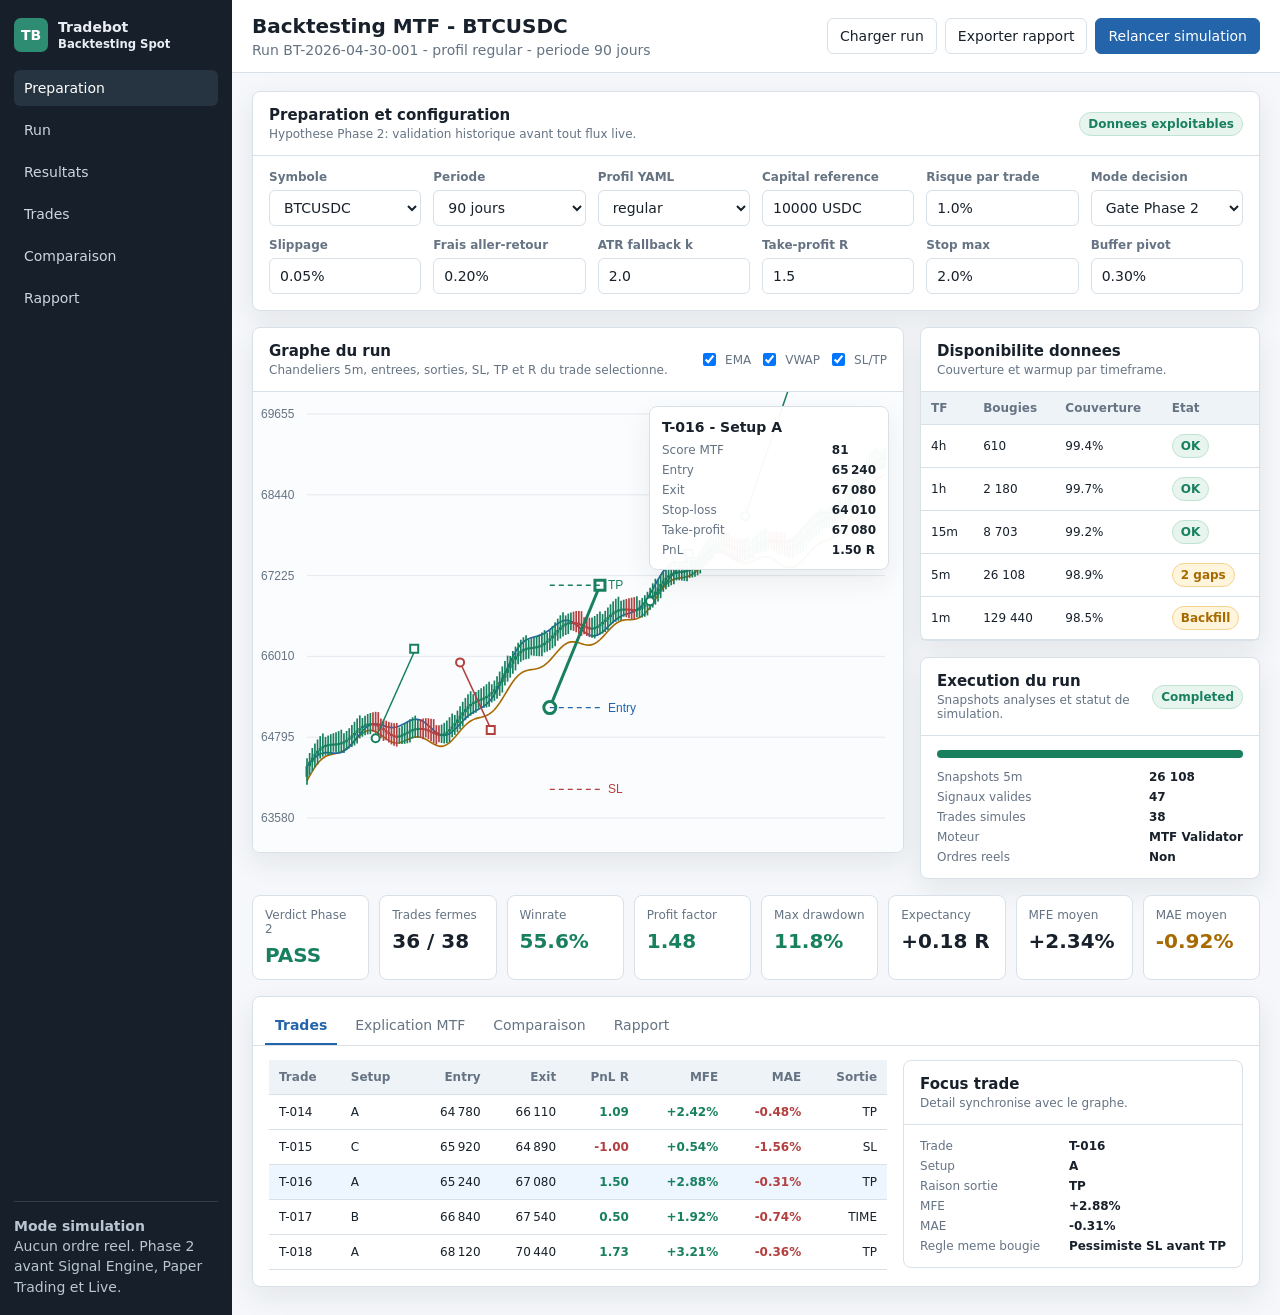
<file: docs/backtesting-mode-projection.html>
<!doctype html>
<html lang="fr">
<head>
  <meta charset="utf-8">
  <meta name="viewport" content="width=device-width, initial-scale=1">
  <title>Tradebot - Projection Backtesting</title>
  <style>
    :root {
      --bg: #f5f7fa;
      --surface: #ffffff;
      --surface-2: #eef3f7;
      --border: #d8e0e8;
      --text: #18212b;
      --muted: #657383;
      --blue: #2364aa;
      --green: #18805f;
      --red: #b33f3f;
      --amber: #a66a00;
      --ink: #0f1720;
      --shadow: 0 10px 28px rgba(25, 35, 45, 0.08);
    }

    * {
      box-sizing: border-box;
    }

    body {
      margin: 0;
      min-height: 100vh;
      background: var(--bg);
      color: var(--text);
      font-family: Inter, ui-sans-serif, system-ui, -apple-system, BlinkMacSystemFont, "Segoe UI", sans-serif;
      font-size: 14px;
      letter-spacing: 0;
    }

    button,
    input,
    select {
      font: inherit;
    }

    .app {
      display: grid;
      grid-template-columns: 232px minmax(0, 1fr);
      min-height: 100vh;
    }

    .sidebar {
      background: #17202a;
      color: #e9eef4;
      padding: 18px 14px;
      display: flex;
      flex-direction: column;
      gap: 18px;
    }

    .brand {
      display: flex;
      align-items: center;
      gap: 10px;
      font-weight: 700;
      letter-spacing: 0;
    }

    .brand-mark {
      width: 34px;
      height: 34px;
      border-radius: 7px;
      background: #2e8c73;
      display: grid;
      place-items: center;
      color: #ffffff;
      font-weight: 800;
    }

    .nav {
      display: grid;
      gap: 6px;
    }

    .nav button {
      border: 0;
      color: #ccd6e0;
      background: transparent;
      padding: 10px 10px;
      border-radius: 6px;
      text-align: left;
      cursor: pointer;
    }

    .nav button.active,
    .nav button:hover {
      color: #ffffff;
      background: #263442;
    }

    .sidebar-status {
      margin-top: auto;
      border-top: 1px solid rgba(255, 255, 255, 0.12);
      padding-top: 14px;
      color: #b9c6d2;
      line-height: 1.45;
    }

    .main {
      min-width: 0;
      display: flex;
      flex-direction: column;
    }

    .topbar {
      background: var(--surface);
      border-bottom: 1px solid var(--border);
      padding: 14px 20px;
      display: flex;
      align-items: center;
      justify-content: space-between;
      gap: 16px;
      position: sticky;
      top: 0;
      z-index: 4;
    }

    .title-block h1 {
      margin: 0;
      font-size: 20px;
      line-height: 1.25;
    }

    .title-block p {
      margin: 3px 0 0;
      color: var(--muted);
    }

    .toolbar {
      display: flex;
      flex-wrap: wrap;
      justify-content: flex-end;
      gap: 8px;
    }

    .btn {
      border: 1px solid var(--border);
      background: var(--surface);
      color: var(--text);
      border-radius: 6px;
      height: 36px;
      padding: 0 12px;
      cursor: pointer;
      white-space: nowrap;
    }

    .btn.primary {
      background: var(--blue);
      color: #ffffff;
      border-color: var(--blue);
    }

    .btn.ghost {
      background: transparent;
    }

    .content {
      padding: 18px 20px 28px;
      display: grid;
      gap: 16px;
    }

    .band {
      background: var(--surface);
      border: 1px solid var(--border);
      border-radius: 8px;
      box-shadow: var(--shadow);
    }

    .band-header {
      padding: 14px 16px;
      border-bottom: 1px solid var(--border);
      display: flex;
      align-items: center;
      justify-content: space-between;
      gap: 14px;
    }

    .band-title {
      margin: 0;
      font-size: 15px;
      font-weight: 700;
    }

    .band-subtitle {
      margin: 3px 0 0;
      color: var(--muted);
      font-size: 12px;
    }

    .config-grid {
      padding: 14px 16px 16px;
      display: grid;
      grid-template-columns: repeat(6, minmax(120px, 1fr));
      gap: 12px;
    }

    .field {
      display: grid;
      gap: 6px;
    }

    .field label {
      color: var(--muted);
      font-size: 12px;
      font-weight: 600;
    }

    .field input,
    .field select {
      width: 100%;
      height: 36px;
      border: 1px solid var(--border);
      border-radius: 6px;
      background: #ffffff;
      color: var(--text);
      padding: 0 10px;
      min-width: 0;
    }

    .kpi-grid {
      display: grid;
      grid-template-columns: repeat(8, minmax(112px, 1fr));
      gap: 10px;
    }

    .kpi {
      background: var(--surface);
      border: 1px solid var(--border);
      border-radius: 8px;
      padding: 12px;
      min-height: 82px;
    }

    .kpi span {
      color: var(--muted);
      font-size: 12px;
      display: block;
    }

    .kpi strong {
      margin-top: 8px;
      display: block;
      font-size: 20px;
      line-height: 1.15;
    }

    .kpi.pass strong {
      color: var(--green);
    }

    .kpi.fail strong {
      color: var(--red);
    }

    .kpi.warn strong {
      color: var(--amber);
    }

    .workspace {
      display: grid;
      grid-template-columns: minmax(0, 1.35fr) minmax(340px, 0.65fr);
      gap: 16px;
      align-items: start;
    }

    .chart-wrap {
      padding: 0;
      overflow: hidden;
    }

    .chart-tools {
      display: flex;
      flex-wrap: wrap;
      gap: 8px;
      align-items: center;
    }

    .toggle {
      display: inline-flex;
      align-items: center;
      gap: 6px;
      color: var(--muted);
      font-size: 12px;
      min-height: 28px;
    }

    .chart-area {
      position: relative;
      min-height: 460px;
      background: #fbfcfd;
    }

    canvas {
      width: 100%;
      height: 460px;
      display: block;
    }

    .trade-popover {
      position: absolute;
      top: 14px;
      right: 14px;
      width: 240px;
      border: 1px solid var(--border);
      background: rgba(255, 255, 255, 0.96);
      border-radius: 8px;
      padding: 12px;
      box-shadow: var(--shadow);
    }

    .trade-popover h3 {
      margin: 0 0 8px;
      font-size: 14px;
    }

    .kv {
      display: grid;
      grid-template-columns: 1fr auto;
      gap: 6px 12px;
      font-size: 12px;
      color: var(--muted);
    }

    .kv strong {
      color: var(--text);
      font-weight: 700;
    }

    .side-panel {
      display: grid;
      gap: 16px;
    }

    .readiness {
      width: 100%;
      border-collapse: collapse;
      font-size: 12px;
    }

    .readiness th,
    .readiness td {
      text-align: left;
      padding: 9px 10px;
      border-bottom: 1px solid var(--border);
      white-space: nowrap;
    }

    .readiness th {
      color: var(--muted);
      font-weight: 700;
      background: var(--surface-2);
    }

    .status-pill {
      display: inline-flex;
      align-items: center;
      height: 24px;
      padding: 0 8px;
      border-radius: 999px;
      font-size: 12px;
      font-weight: 700;
      border: 1px solid transparent;
    }

    .status-pill.ok {
      color: var(--green);
      background: #e8f5ef;
      border-color: #bfe3d2;
    }

    .status-pill.warn {
      color: var(--amber);
      background: #fff4dc;
      border-color: #f2d491;
    }

    .status-pill.fail {
      color: var(--red);
      background: #fae8e8;
      border-color: #edc2c2;
    }

    .tabs {
      display: flex;
      flex-wrap: wrap;
      gap: 8px;
      border-bottom: 1px solid var(--border);
      padding: 10px 12px 0;
    }

    .tab {
      border: 0;
      background: transparent;
      padding: 10px 10px;
      color: var(--muted);
      border-bottom: 2px solid transparent;
      cursor: pointer;
    }

    .tab.active {
      color: var(--blue);
      border-color: var(--blue);
      font-weight: 700;
    }

    .tab-panel {
      display: none;
      padding: 14px 16px 16px;
    }

    .tab-panel.active {
      display: block;
    }

    .split {
      display: grid;
      grid-template-columns: minmax(0, 1fr) minmax(320px, 0.55fr);
      gap: 16px;
      align-items: start;
    }

    .data-table {
      width: 100%;
      border-collapse: collapse;
      font-size: 12px;
    }

    .data-table th,
    .data-table td {
      padding: 10px 10px;
      border-bottom: 1px solid var(--border);
      text-align: right;
      white-space: nowrap;
    }

    .data-table th:first-child,
    .data-table td:first-child,
    .data-table th:nth-child(2),
    .data-table td:nth-child(2) {
      text-align: left;
    }

    .data-table th {
      color: var(--muted);
      background: var(--surface-2);
      font-weight: 700;
    }

    .data-table tr {
      cursor: pointer;
    }

    .data-table tr.selected {
      background: #edf5ff;
    }

    .positive {
      color: var(--green);
      font-weight: 700;
    }

    .negative {
      color: var(--red);
      font-weight: 700;
    }

    .neutral {
      color: var(--muted);
      font-weight: 700;
    }

    .explain-list {
      display: grid;
      gap: 8px;
      margin: 0;
      padding: 0;
      list-style: none;
    }

    .explain-list li {
      display: grid;
      grid-template-columns: 56px 1fr auto;
      align-items: center;
      gap: 10px;
      border-bottom: 1px solid var(--border);
      padding: 8px 0;
    }

    .bar {
      height: 8px;
      border-radius: 999px;
      background: #dae3ea;
      overflow: hidden;
    }

    .bar span {
      display: block;
      height: 100%;
      background: var(--blue);
    }

    .report {
      margin: 0;
      white-space: pre-wrap;
      font: 12px/1.55 ui-monospace, SFMono-Regular, Menlo, Consolas, monospace;
      color: #21303d;
      background: #f8fafc;
      border: 1px solid var(--border);
      border-radius: 6px;
      padding: 12px;
      min-height: 240px;
    }

    .compare-grid {
      display: grid;
      grid-template-columns: repeat(3, minmax(220px, 1fr));
      gap: 12px;
    }

    .compare-item {
      border: 1px solid var(--border);
      border-radius: 8px;
      padding: 12px;
      background: #ffffff;
    }

    .compare-item h3 {
      margin: 0 0 8px;
      font-size: 14px;
    }

    .run-progress {
      height: 8px;
      border-radius: 999px;
      background: #dce5ed;
      overflow: hidden;
      min-width: 180px;
    }

    .run-progress span {
      display: block;
      width: 100%;
      height: 100%;
      background: var(--green);
    }

    @media (max-width: 1180px) {
      .app {
        grid-template-columns: 1fr;
      }

      .sidebar {
        position: static;
        min-height: auto;
      }

      .nav {
        grid-template-columns: repeat(3, minmax(0, 1fr));
      }

      .sidebar-status {
        display: none;
      }

      .workspace,
      .split {
        grid-template-columns: 1fr;
      }

      .config-grid {
        grid-template-columns: repeat(3, minmax(140px, 1fr));
      }

      .kpi-grid {
        grid-template-columns: repeat(4, minmax(120px, 1fr));
      }
    }

    @media (max-width: 720px) {
      .topbar {
        align-items: stretch;
        flex-direction: column;
      }

      .toolbar {
        justify-content: flex-start;
      }

      .content {
        padding: 12px;
      }

      .config-grid,
      .kpi-grid,
      .compare-grid,
      .nav {
        grid-template-columns: 1fr;
      }

      .chart-area {
        min-height: 360px;
      }

      canvas {
        height: 360px;
      }

      .trade-popover {
        position: static;
        width: auto;
        margin: 10px;
      }

      .data-table {
        display: block;
        overflow-x: auto;
      }
    }
  </style>
</head>
<body>
  <div class="app">
    <aside class="sidebar">
      <div class="brand">
        <div class="brand-mark">TB</div>
        <div>
          <div>Tradebot</div>
          <small>Backtesting Spot</small>
        </div>
      </div>
      <nav class="nav" aria-label="Sections">
        <button class="active" data-scroll="preparation">Preparation</button>
        <button data-scroll="run">Run</button>
        <button data-scroll="resultats">Resultats</button>
        <button data-scroll="trades">Trades</button>
        <button data-scroll="comparaison">Comparaison</button>
        <button data-scroll="rapport">Rapport</button>
      </nav>
      <div class="sidebar-status">
        <strong>Mode simulation</strong><br>
        Aucun ordre reel. Phase 2 avant Signal Engine, Paper Trading et Live.
      </div>
    </aside>

    <main class="main">
      <header class="topbar">
        <div class="title-block">
          <h1>Backtesting MTF - BTCUSDC</h1>
          <p>Run BT-2026-04-30-001 - profil regular - periode 90 jours</p>
        </div>
        <div class="toolbar">
          <button class="btn ghost" id="loadRun">Charger run</button>
          <button class="btn" id="exportReport">Exporter rapport</button>
          <button class="btn primary" id="runSample">Relancer simulation</button>
        </div>
      </header>

      <section class="content">
        <section class="band" id="preparation">
          <div class="band-header">
            <div>
              <h2 class="band-title">Preparation et configuration</h2>
              <p class="band-subtitle">Hypothese Phase 2: validation historique avant tout flux live.</p>
            </div>
            <span class="status-pill ok">Donnees exploitables</span>
          </div>
          <div class="config-grid">
            <div class="field">
              <label for="symbol">Symbole</label>
              <select id="symbol">
                <option>BTCUSDC</option>
                <option>ETHUSDC</option>
                <option>SOLUSDC</option>
              </select>
            </div>
            <div class="field">
              <label for="period">Periode</label>
              <select id="period">
                <option>90 jours</option>
                <option>180 jours</option>
                <option>365 jours</option>
              </select>
            </div>
            <div class="field">
              <label for="profile">Profil YAML</label>
              <select id="profile">
                <option>regular</option>
                <option>regular-calibration-a</option>
              </select>
            </div>
            <div class="field">
              <label for="capital">Capital reference</label>
              <input id="capital" value="10000 USDC">
            </div>
            <div class="field">
              <label for="risk">Risque par trade</label>
              <input id="risk" value="1.0%">
            </div>
            <div class="field">
              <label for="gate">Mode decision</label>
              <select id="gate">
                <option>Gate Phase 2</option>
                <option>Exploration</option>
              </select>
            </div>
            <div class="field">
              <label for="slippage">Slippage</label>
              <input id="slippage" value="0.05%">
            </div>
            <div class="field">
              <label for="fees">Frais aller-retour</label>
              <input id="fees" value="0.20%">
            </div>
            <div class="field">
              <label for="katr">ATR fallback k</label>
              <input id="katr" value="2.0">
            </div>
            <div class="field">
              <label for="rmultiple">Take-profit R</label>
              <input id="rmultiple" value="1.5">
            </div>
            <div class="field">
              <label for="stopmax">Stop max</label>
              <input id="stopmax" value="2.0%">
            </div>
            <div class="field">
              <label for="pivotbuffer">Buffer pivot</label>
              <input id="pivotbuffer" value="0.30%">
            </div>
          </div>
        </section>

        <section class="workspace" id="run">
          <div class="band chart-wrap" id="resultats">
            <div class="band-header">
              <div>
                <h2 class="band-title">Graphe du run</h2>
                <p class="band-subtitle">Chandeliers 5m, entrees, sorties, SL, TP et R du trade selectionne.</p>
              </div>
              <div class="chart-tools">
                <label class="toggle"><input type="checkbox" id="showEma" checked> EMA</label>
                <label class="toggle"><input type="checkbox" id="showVwap" checked> VWAP</label>
                <label class="toggle"><input type="checkbox" id="showRisk" checked> SL/TP</label>
              </div>
            </div>
            <div class="chart-area">
              <canvas id="chart" width="1180" height="460" aria-label="Projection chart"></canvas>
              <div class="trade-popover" id="tradeDetail"></div>
            </div>
          </div>

          <div class="side-panel">
            <div class="band">
              <div class="band-header">
                <div>
                  <h2 class="band-title">Disponibilite donnees</h2>
                  <p class="band-subtitle">Couverture et warmup par timeframe.</p>
                </div>
              </div>
              <table class="readiness">
                <thead>
                  <tr><th>TF</th><th>Bougies</th><th>Couverture</th><th>Etat</th></tr>
                </thead>
                <tbody>
                  <tr><td>4h</td><td>610</td><td>99.4%</td><td><span class="status-pill ok">OK</span></td></tr>
                  <tr><td>1h</td><td>2 180</td><td>99.7%</td><td><span class="status-pill ok">OK</span></td></tr>
                  <tr><td>15m</td><td>8 703</td><td>99.2%</td><td><span class="status-pill ok">OK</span></td></tr>
                  <tr><td>5m</td><td>26 108</td><td>98.9%</td><td><span class="status-pill warn">2 gaps</span></td></tr>
                  <tr><td>1m</td><td>129 440</td><td>98.5%</td><td><span class="status-pill warn">Backfill</span></td></tr>
                </tbody>
              </table>
            </div>

            <div class="band">
              <div class="band-header">
                <div>
                  <h2 class="band-title">Execution du run</h2>
                  <p class="band-subtitle">Snapshots analyses et statut de simulation.</p>
                </div>
                <span class="status-pill ok" id="runState">Completed</span>
              </div>
              <div style="padding:14px 16px; display:grid; gap:12px;">
                <div class="run-progress"><span id="progressBar"></span></div>
                <div class="kv">
                  <span>Snapshots 5m</span><strong>26 108</strong>
                  <span>Signaux valides</span><strong>47</strong>
                  <span>Trades simules</span><strong>38</strong>
                  <span>Moteur</span><strong>MTF Validator</strong>
                  <span>Ordres reels</span><strong>Non</strong>
                </div>
              </div>
            </div>
          </div>
        </section>

        <section class="kpi-grid">
          <div class="kpi pass"><span>Verdict Phase 2</span><strong>PASS</strong></div>
          <div class="kpi"><span>Trades fermes</span><strong>36 / 38</strong></div>
          <div class="kpi pass"><span>Winrate</span><strong>55.6%</strong></div>
          <div class="kpi pass"><span>Profit factor</span><strong>1.48</strong></div>
          <div class="kpi pass"><span>Max drawdown</span><strong>11.8%</strong></div>
          <div class="kpi"><span>Expectancy</span><strong>+0.18 R</strong></div>
          <div class="kpi"><span>MFE moyen</span><strong>+2.34%</strong></div>
          <div class="kpi warn"><span>MAE moyen</span><strong>-0.92%</strong></div>
        </section>

        <section class="band" id="trades">
          <div class="tabs" role="tablist">
            <button class="tab active" data-tab="tradeTable">Trades</button>
            <button class="tab" data-tab="mtfExplain">Explication MTF</button>
            <button class="tab" data-tab="compareRuns">Comparaison</button>
            <button class="tab" data-tab="reportPanel">Rapport</button>
          </div>

          <div class="tab-panel active" id="tradeTable">
            <div class="split">
              <table class="data-table" id="tradesTable">
                <thead>
                  <tr>
                    <th>Trade</th><th>Setup</th><th>Entry</th><th>Exit</th><th>PnL R</th><th>MFE</th><th>MAE</th><th>Sortie</th>
                  </tr>
                </thead>
                <tbody></tbody>
              </table>
              <div class="band" style="box-shadow:none;">
                <div class="band-header">
                  <div>
                    <h2 class="band-title">Focus trade</h2>
                    <p class="band-subtitle">Detail synchronise avec le graphe.</p>
                  </div>
                </div>
                <div style="padding:14px 16px;" id="focusTrade"></div>
              </div>
            </div>
          </div>

          <div class="tab-panel" id="mtfExplain">
            <div class="split">
              <div>
                <h3 style="margin:0 0 10px;">Scores du trade selectionne</h3>
                <ul class="explain-list" id="mtfList"></ul>
              </div>
              <div>
                <h3 style="margin:0 0 10px;">Rejets agreges</h3>
                <table class="readiness">
                  <thead><tr><th>Raison</th><th>Occurrences</th><th>Impact</th></tr></thead>
                  <tbody>
                    <tr><td>score_below_threshold</td><td>312</td><td><span class="status-pill warn">Calibration</span></td></tr>
                    <tr><td>adx_1h_lt_20</td><td>119</td><td><span class="status-pill ok">Filtre utile</span></td></tr>
                    <tr><td>missing_snapshot_4h</td><td>18</td><td><span class="status-pill fail">Donnees</span></td></tr>
                    <tr><td>trigger_5m_absent</td><td>481</td><td><span class="status-pill ok">Attente</span></td></tr>
                  </tbody>
                </table>
              </div>
            </div>
          </div>

          <div class="tab-panel" id="compareRuns">
            <section class="compare-grid" id="comparaison">
              <div class="compare-item">
                <h3>BT-001 regular</h3>
                <div class="kv">
                  <span>k ATR</span><strong>2.0</strong>
                  <span>R</span><strong>1.5</strong>
                  <span>Winrate</span><strong>55.6%</strong>
                  <span>PF</span><strong class="positive">1.48</strong>
                  <span>DD</span><strong>11.8%</strong>
                  <span>Gate</span><strong class="positive">PASS</strong>
                </div>
              </div>
              <div class="compare-item">
                <h3>BT-002 defensive</h3>
                <div class="kv">
                  <span>k ATR</span><strong>2.5</strong>
                  <span>R</span><strong>1.3</strong>
                  <span>Winrate</span><strong>58.1%</strong>
                  <span>PF</span><strong class="positive">1.36</strong>
                  <span>DD</span><strong>9.4%</strong>
                  <span>Gate</span><strong class="positive">PASS</strong>
                </div>
              </div>
              <div class="compare-item">
                <h3>BT-003 aggressive</h3>
                <div class="kv">
                  <span>k ATR</span><strong>1.6</strong>
                  <span>R</span><strong>2.0</strong>
                  <span>Winrate</span><strong>44.8%</strong>
                  <span>PF</span><strong class="negative">1.09</strong>
                  <span>DD</span><strong>18.6%</strong>
                  <span>Gate</span><strong class="negative">FAIL</strong>
                </div>
              </div>
            </section>
          </div>

          <div class="tab-panel" id="reportPanel">
            <pre class="report" id="rapport">Run BT-2026-04-30-001
Symbole: BTCUSDC
Profil: regular
Periode: 90 jours
Decision Phase 2: PASS

Criteres:
- Winrate 55.6% > 50%: PASS
- Profit factor 1.48 > 1.3: PASS
- Max drawdown 11.8% < 15%: PASS

Risques:
- 2 gaps 5m detectes, non bloquants apres backfill.
- 2 trades restent ouverts en fin de periode.
- Le flux runtime doit etre aligne avec le moteur backtest avant Phase 3.
- PASS historique ne donne pas autorisation live; Phase 5 paper trading reste obligatoire.

Recommendation PO:
- Continuer calibration defensive sur out-of-sample.
- Ne pas activer live trading.
- Preparer visualisation Signal Engine apres convergence des moteurs MTF.</pre>
          </div>
        </section>
      </section>
    </main>
  </div>

  <script>
    const candles = [];
    const trades = [
      { id: "T-014", setup: "A", entryIndex: 26, exitIndex: 41, entry: 64780, exit: 66110, sl: 63560, tp: 66610, pnl: 1.09, mfe: 2.42, mae: -0.48, reason: "TP", score: 72 },
      { id: "T-015", setup: "C", entryIndex: 58, exitIndex: 70, entry: 65920, exit: 64890, sl: 64890, tp: 67460, pnl: -1.00, mfe: 0.54, mae: -1.56, reason: "SL", score: 65 },
      { id: "T-016", setup: "A", entryIndex: 92, exitIndex: 111, entry: 65240, exit: 67080, sl: 64010, tp: 67080, pnl: 1.50, mfe: 2.88, mae: -0.31, reason: "TP", score: 81 },
      { id: "T-017", setup: "B", entryIndex: 130, exitIndex: 145, entry: 66840, exit: 67540, sl: 65430, tp: 68950, pnl: 0.50, mfe: 1.92, mae: -0.74, reason: "TIME", score: 69 },
      { id: "T-018", setup: "A", entryIndex: 166, exitIndex: 186, entry: 68120, exit: 70440, sl: 66780, tp: 70130, pnl: 1.73, mfe: 3.21, mae: -0.36, reason: "TP", score: 84 }
    ];
    let selectedTradeIndex = 2;
    const MTF_CONTEXT_SCORES = { "4h": 34, "1h": 24, "15m": 23 };
    const MTF_CONTEXT_SCORE_TOTAL = Object.values(MTF_CONTEXT_SCORES)
      .reduce((total, score) => total + score, 0);
    const NAV_TAB_BY_TARGET = {
      comparaison: "compareRuns",
      rapport: "reportPanel"
    };

    function appendText(parent, tagName, text, className) {
      const element = document.createElement(tagName);
      if (className) element.className = className;
      element.textContent = text;
      parent.appendChild(element);
      return element;
    }

    function appendKv(parent, items) {
      const wrapper = document.createElement("div");
      wrapper.className = "kv";
      items.forEach(item => {
        appendText(wrapper, "span", item.label);
        appendText(wrapper, "strong", item.value, item.className);
      });
      parent.appendChild(wrapper);
      return wrapper;
    }

    function formatPrice(value) {
      return Number(value).toLocaleString("fr-FR");
    }

    function formatSignedPercent(value) {
      return `${value >= 0 ? "+" : ""}${Number(value).toFixed(2)}%`;
    }

    function seedCandles() {
      let price = 64200;
      for (let i = 0; i < 220; i += 1) {
        const wave = Math.sin(i / 11) * 210 + Math.cos(i / 19) * 160;
        const trend = i * 21;
        const open = price;
        const close = 64200 + wave + trend + Math.sin(i / 3) * 80;
        const high = Math.max(open, close) + 120 + (i % 7) * 12;
        const low = Math.min(open, close) - 120 - (i % 5) * 10;
        candles.push({ open, high, low, close });
        price = close;
      }
    }

    function priceRange() {
      if (!candles.length) return { min: 0, max: 1000 };

      let min = Infinity;
      let max = -Infinity;
      for (const candle of candles) {
        if (candle.low < min) min = candle.low;
        if (candle.high > max) max = candle.high;
      }

      if (!Number.isFinite(min) || !Number.isFinite(max)) {
        return { min: 0, max: 1000 };
      }
      if (min === max) {
        return { min: min - 500, max: max + 500 };
      }
      return { min: min - 500, max: max + 500 };
    }

    function drawChart() {
      const canvas = document.getElementById("chart");
      const ctx = canvas.getContext("2d");
      const rect = canvas.getBoundingClientRect();
      const ratio = window.devicePixelRatio || 1;
      canvas.width = Math.floor(rect.width * ratio);
      canvas.height = Math.floor(rect.height * ratio);
      ctx.setTransform(ratio, 0, 0, ratio, 0, 0);

      const width = rect.width;
      const height = rect.height;
      const pad = { left: 54, right: 18, top: 22, bottom: 34 };
      const chartW = width - pad.left - pad.right;
      const chartH = height - pad.top - pad.bottom;
      const range = priceRange();

      ctx.clearRect(0, 0, width, height);
      ctx.fillStyle = "#fbfcfd";
      ctx.fillRect(0, 0, width, height);

      if (!candles.length || chartW <= 0 || chartH <= 0) {
        ctx.fillStyle = "#657383";
        ctx.font = "13px sans-serif";
        ctx.fillText("Aucune bougie disponible pour cette projection.", pad.left, pad.top + 24);
        return;
      }

      const rangeHeight = range.max - range.min || 1;
      const y = price => pad.top + (range.max - price) / rangeHeight * chartH;
      const x = index => pad.left + index / Math.max(1, candles.length - 1) * chartW;
      const candleW = Math.max(3, chartW / Math.max(1, candles.length) * 0.62);

      ctx.strokeStyle = "#e3e9ef";
      ctx.lineWidth = 1;
      for (let i = 0; i <= 5; i += 1) {
        const gy = pad.top + i * chartH / 5;
        ctx.beginPath();
        ctx.moveTo(pad.left, gy);
        ctx.lineTo(width - pad.right, gy);
        ctx.stroke();
        const price = range.max - i * (range.max - range.min) / 5;
        ctx.fillStyle = "#657383";
        ctx.font = "12px sans-serif";
        ctx.fillText(Math.round(price).toString(), 8, gy + 4);
      }

      if (document.getElementById("showVwap").checked) {
        ctx.strokeStyle = "#a66a00";
        ctx.lineWidth = 1.6;
        ctx.beginPath();
        candles.forEach((c, i) => {
          const vwap = c.close - 220 + Math.sin(i / 18) * 120;
          if (i === 0) ctx.moveTo(x(i), y(vwap));
          else ctx.lineTo(x(i), y(vwap));
        });
        ctx.stroke();
      }

      if (document.getElementById("showEma").checked) {
        ctx.strokeStyle = "#2364aa";
        ctx.lineWidth = 1.7;
        ctx.beginPath();
        candles.forEach((c, i) => {
          const ema = c.close - Math.sin(i / 8) * 150;
          if (i === 0) ctx.moveTo(x(i), y(ema));
          else ctx.lineTo(x(i), y(ema));
        });
        ctx.stroke();
      }

      candles.forEach((c, i) => {
        const up = c.close >= c.open;
        const cx = x(i);
        ctx.strokeStyle = up ? "#18805f" : "#b33f3f";
        ctx.fillStyle = up ? "#18805f" : "#b33f3f";
        ctx.beginPath();
        ctx.moveTo(cx, y(c.high));
        ctx.lineTo(cx, y(c.low));
        ctx.stroke();
        const bodyTop = y(Math.max(c.open, c.close));
        const bodyBottom = y(Math.min(c.open, c.close));
        ctx.fillRect(cx - candleW / 2, bodyTop, candleW, Math.max(2, bodyBottom - bodyTop));
      });

      trades.forEach((t, idx) => {
        const selected = idx === selectedTradeIndex;
        const entryX = x(t.entryIndex);
        const exitX = x(t.exitIndex);
        const entryY = y(t.entry);
        const exitY = y(t.exit);
        ctx.strokeStyle = t.pnl >= 0 ? "#18805f" : "#b33f3f";
        ctx.lineWidth = selected ? 3 : 1.5;
        ctx.beginPath();
        ctx.moveTo(entryX, entryY);
        ctx.lineTo(exitX, exitY);
        ctx.stroke();

        ctx.fillStyle = "#ffffff";
        ctx.strokeStyle = t.pnl >= 0 ? "#18805f" : "#b33f3f";
        ctx.lineWidth = selected ? 3 : 2;
        ctx.beginPath();
        ctx.arc(entryX, entryY, selected ? 6 : 4, 0, Math.PI * 2);
        ctx.fill();
        ctx.stroke();
        ctx.beginPath();
        ctx.rect(exitX - 5, exitY - 5, selected ? 10 : 8, selected ? 10 : 8);
        ctx.fill();
        ctx.stroke();
      });

      const selected = trades[selectedTradeIndex];
      if (document.getElementById("showRisk").checked && selected) {
        const x1 = x(selected.entryIndex);
        const x2 = x(selected.exitIndex);
        [
          { label: "SL", price: selected.sl, color: "#b33f3f" },
          { label: "Entry", price: selected.entry, color: "#2364aa" },
          { label: "TP", price: selected.tp, color: "#18805f" }
        ].forEach(line => {
          ctx.strokeStyle = line.color;
          ctx.setLineDash([5, 4]);
          ctx.lineWidth = 1.4;
          ctx.beginPath();
          ctx.moveTo(x1, y(line.price));
          ctx.lineTo(x2, y(line.price));
          ctx.stroke();
          ctx.setLineDash([]);
          ctx.fillStyle = line.color;
          ctx.font = "12px sans-serif";
          ctx.fillText(line.label, x2 + 8, y(line.price) + 4);
        });
      }
    }

    function renderTradeDetail() {
      const t = trades[selectedTradeIndex];
      const cls = t.pnl >= 0 ? "positive" : "negative";
      const tradeDetail = document.getElementById("tradeDetail");
      const focusTrade = document.getElementById("focusTrade");
      tradeDetail.replaceChildren();
      focusTrade.replaceChildren();

      appendText(tradeDetail, "h3", `${t.id} - Setup ${t.setup}`);
      appendKv(tradeDetail, [
        { label: "Score MTF", value: String(t.score) },
        { label: "Entry", value: formatPrice(t.entry) },
        { label: "Exit", value: formatPrice(t.exit) },
        { label: "Stop-loss", value: formatPrice(t.sl) },
        { label: "Take-profit", value: formatPrice(t.tp) },
        { label: "PnL", value: `${t.pnl.toFixed(2)} R`, className: cls }
      ]);

      appendKv(focusTrade, [
        { label: "Trade", value: t.id },
        { label: "Setup", value: t.setup },
        { label: "Raison sortie", value: t.reason },
        { label: "MFE", value: formatSignedPercent(t.mfe), className: "positive" },
        { label: "MAE", value: formatSignedPercent(t.mae), className: "negative" },
        { label: "Regle meme bougie", value: "Pessimiste SL avant TP" }
      ]);
    }

    function renderTradesTable() {
      const tbody = document.querySelector("#tradesTable tbody");
      tbody.replaceChildren();
      trades.forEach((t, idx) => {
        const row = document.createElement("tr");
        if (idx === selectedTradeIndex) row.classList.add("selected");
        appendText(row, "td", t.id);
        appendText(row, "td", t.setup);
        appendText(row, "td", formatPrice(t.entry));
        appendText(row, "td", formatPrice(t.exit));
        appendText(row, "td", t.pnl.toFixed(2), t.pnl >= 0 ? "positive" : "negative");
        appendText(row, "td", formatSignedPercent(t.mfe), "positive");
        appendText(row, "td", formatSignedPercent(t.mae), "negative");
        appendText(row, "td", t.reason);
        row.addEventListener("click", () => {
          selectedTradeIndex = idx;
          renderAll();
        });
        tbody.appendChild(row);
      });
    }

    function renderMtf() {
      const t = trades[selectedTradeIndex];
      const triggerScore = Math.max(0, t.score - MTF_CONTEXT_SCORE_TOTAL);
      const rows = [
        ["4h", MTF_CONTEXT_SCORES["4h"], "Trend EMA + RSI"],
        ["1h", MTF_CONTEXT_SCORES["1h"], "ADX + MACD"],
        ["15m", MTF_CONTEXT_SCORES["15m"], "Structure pullback"],
        ["5m", triggerScore, "Trigger close"]
      ];
      const list = document.getElementById("mtfList");
      list.replaceChildren();
      rows.forEach(([tf, score, label]) => {
        const item = document.createElement("li");
        appendText(item, "strong", tf);

        const detail = document.createElement("div");
        const bar = document.createElement("div");
        const fill = document.createElement("span");
        const width = Math.min(100, Math.max(10, Number(score) * 2));
        bar.className = "bar";
        fill.style.width = `${width}%`;
        bar.appendChild(fill);
        detail.appendChild(bar);
        appendText(detail, "small", label);

        item.appendChild(detail);
        appendText(item, "span", `${score} pts`);
        list.appendChild(item);
      });
    }

    function renderAll() {
      drawChart();
      renderTradeDetail();
      renderTradesTable();
      renderMtf();
    }

    function attachHandlers() {
      document.querySelectorAll(".tab").forEach(button => {
        button.addEventListener("click", () => {
          setActiveTab(button.dataset.tab);
        });
      });

      document.querySelectorAll(".nav button").forEach(button => {
        button.addEventListener("click", () => {
          document.querySelectorAll(".nav button").forEach(b => b.classList.remove("active"));
          button.classList.add("active");
          scrollToTarget(button.dataset.scroll);
        });
      });

      ["showEma", "showVwap", "showRisk"].forEach(id => {
        document.getElementById(id).addEventListener("change", drawChart);
      });

      document.getElementById("runSample").addEventListener("click", () => {
        const state = document.getElementById("runState");
        const progress = document.getElementById("progressBar");
        state.textContent = "Running";
        state.className = "status-pill warn";
        progress.style.width = "38%";
        setTimeout(() => {
          progress.style.width = "100%";
          state.textContent = "Completed";
          state.className = "status-pill ok";
        }, 700);
      });

      document.getElementById("exportReport").addEventListener("click", () => {
        setActiveTab("reportPanel");
        requestAnimationFrame(() => document.getElementById("rapport").focus());
      });

      window.addEventListener("resize", drawChart);
    }

    function setActiveTab(tabId) {
      const tab = document.querySelector(`[data-tab="${tabId}"]`);
      const panel = document.getElementById(tabId);
      if (!tab || !panel) return;

      document.querySelectorAll(".tab").forEach(button => button.classList.remove("active"));
      document.querySelectorAll(".tab-panel").forEach(item => item.classList.remove("active"));
      tab.classList.add("active");
      panel.classList.add("active");
    }

    function scrollToTarget(targetId) {
      const tabId = NAV_TAB_BY_TARGET[targetId];
      if (tabId) setActiveTab(tabId);

      requestAnimationFrame(() => {
        const target = document.getElementById(targetId);
        if (target) target.scrollIntoView({ behavior: "smooth", block: "start" });
      });
    }

    seedCandles();
    attachHandlers();
    renderAll();
  </script>
</body>
</html>
</file>
